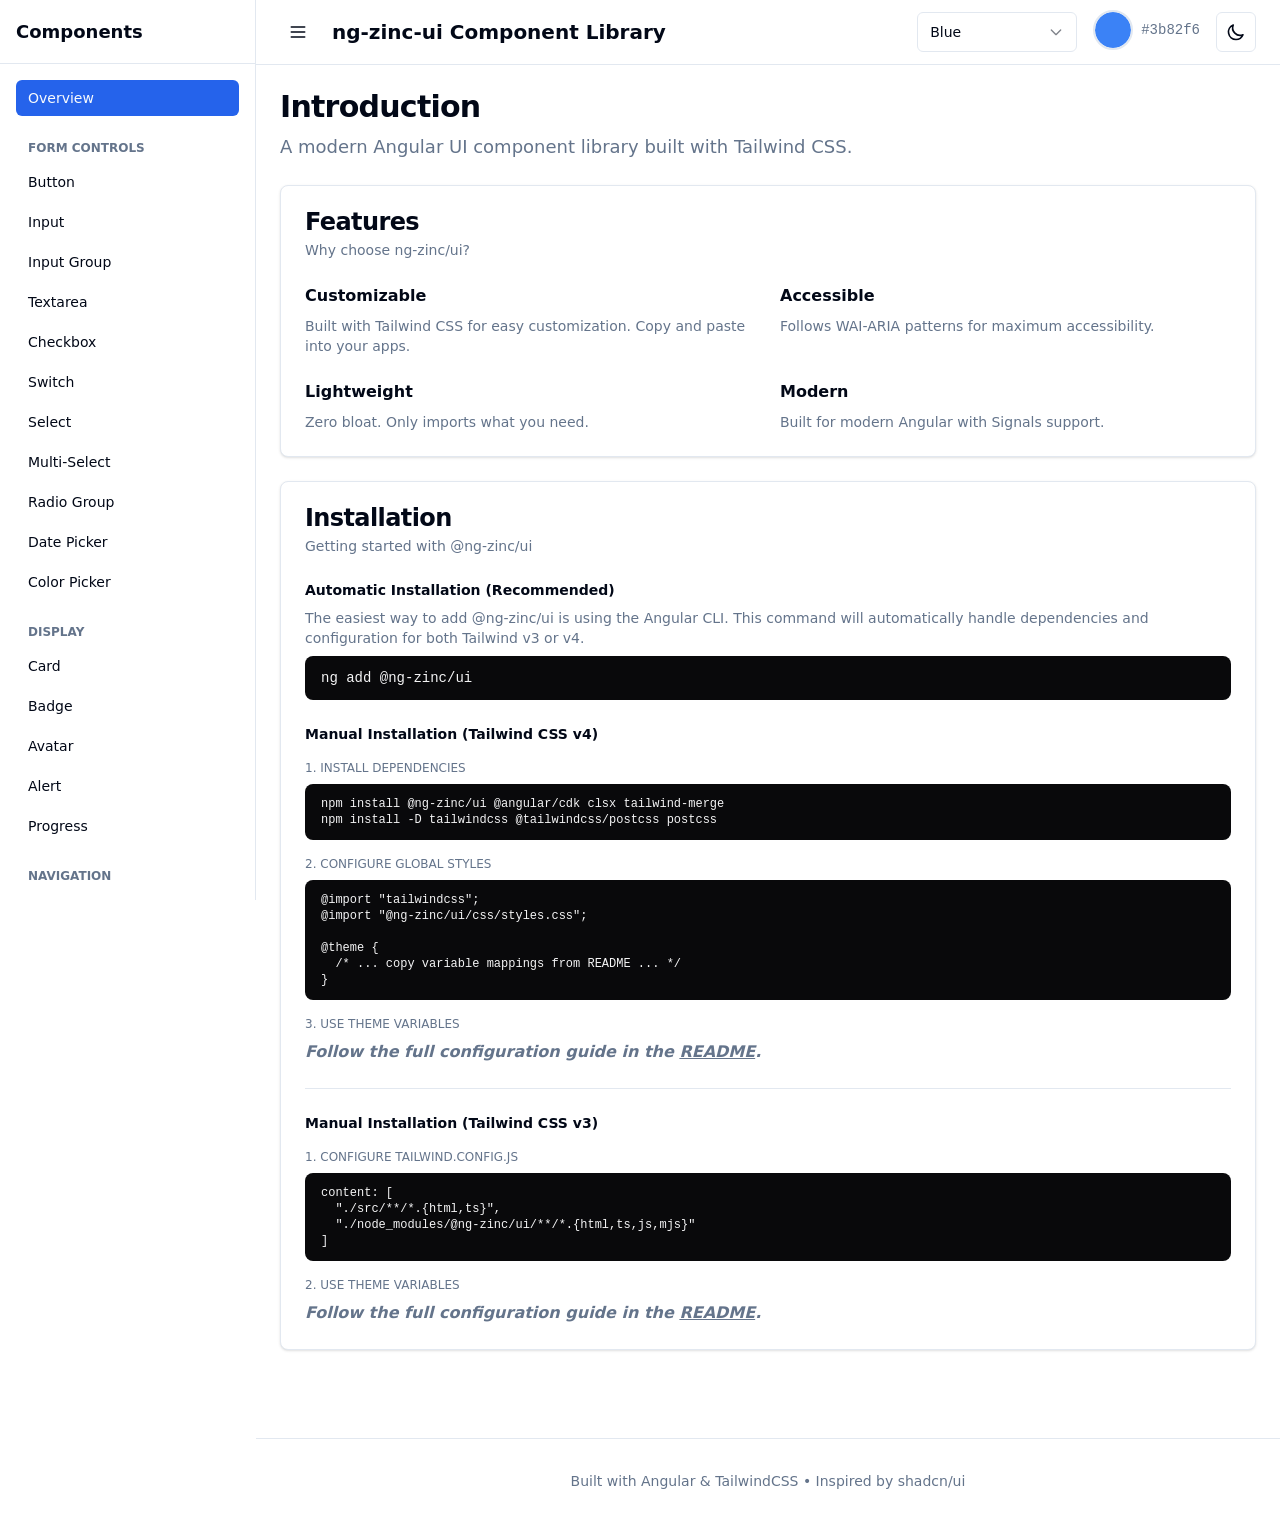
<file: ng-zinc-ui/index.html>
<!doctype html>
<html lang="en" data-beasties-container>

<head>
  <meta charset="utf-8">
  <title>Zinc UI - Angular Tailwind UI Library</title>
  <base href="/ng-zinc-ui/">
  <meta name="viewport" content="width=device-width, initial-scale=1">
  <link rel="icon" type="image/x-icon" href="favicon.ico">
<style>@layer properties;@layer theme,base,components,utilities;@layer theme{:root{--font-sans:ui-sans-serif, system-ui, sans-serif, "Apple Color Emoji", "Segoe UI Emoji", "Segoe UI Symbol", "Noto Color Emoji";--font-mono:ui-monospace, SFMono-Regular, Menlo, Monaco, Consolas, "Liberation Mono", "Courier New", monospace;--color-red-50:oklch(97.1% .013 17.38);--color-red-100:oklch(93.6% .032 17.717);--color-red-200:oklch(88.5% .062 18.334);--color-red-500:oklch(63.7% .237 25.331);--color-red-800:oklch(44.4% .177 26.899);--color-red-900:oklch(39.6% .141 25.723);--color-red-950:oklch(25.8% .092 26.042);--color-yellow-50:oklch(98.7% .026 102.212);--color-yellow-100:oklch(97.3% .071 103.193);--color-yellow-200:oklch(94.5% .129 101.54);--color-yellow-500:oklch(79.5% .184 86.047);--color-yellow-600:oklch(68.1% .162 75.834);--color-yellow-800:oklch(47.6% .114 61.907);--color-yellow-900:oklch(42.1% .095 57.708);--color-yellow-950:oklch(28.6% .066 53.813);--color-green-50:oklch(98.2% .018 155.826);--color-green-100:oklch(96.2% .044 156.743);--color-green-200:oklch(92.5% .084 155.995);--color-green-500:oklch(72.3% .219 149.579);--color-green-600:oklch(62.7% .194 149.214);--color-green-800:oklch(44.8% .119 151.328);--color-green-900:oklch(39.3% .095 152.535);--color-green-950:oklch(26.6% .065 152.934);--color-blue-50:oklch(97% .014 254.604);--color-blue-100:oklch(93.2% .032 255.585);--color-blue-200:oklch(88.2% .059 254.128);--color-blue-800:oklch(42.4% .199 265.638);--color-blue-900:oklch(37.9% .146 265.522);--color-blue-950:oklch(28.2% .091 267.935);--color-gray-400:oklch(70.7% .022 261.325);--color-zinc-100:oklch(96.7% .001 286.375);--color-zinc-900:oklch(21% .006 285.885);--color-zinc-950:oklch(14.1% .005 285.823);--color-black:#000;--color-white:#fff;--spacing:.25rem;--container-sm:24rem;--container-md:28rem;--container-lg:32rem;--container-xl:36rem;--container-2xl:42rem;--container-3xl:48rem;--container-6xl:72rem;--text-xs:.75rem;--text-xs--line-height:calc(1 / .75);--text-sm:.875rem;--text-sm--line-height:calc(1.25 / .875);--text-base:1rem;--text-base--line-height:1.5 ;--text-lg:1.125rem;--text-lg--line-height:calc(1.75 / 1.125);--text-xl:1.25rem;--text-xl--line-height:calc(1.75 / 1.25);--text-2xl:1.5rem;--text-2xl--line-height:calc(2 / 1.5);--text-3xl:1.875rem;--text-3xl--line-height:1.2 ;--font-weight-medium:500;--font-weight-semibold:600;--font-weight-bold:700;--tracking-tight:-.025em;--radius-sm:calc(var(--radius) - 4px);--radius-md:calc(var(--radius) - 2px);--radius-lg:var(--radius);--ease-in-out:cubic-bezier(.4, 0, .2, 1);--animate-spin:spin 1s linear infinite;--blur-sm:8px;--default-transition-duration:.15s;--default-transition-timing-function:cubic-bezier(.4, 0, .2, 1);--default-font-family:var(--font-sans);--default-mono-font-family:var(--font-mono);--color-border:hsl(var(--border));--color-input:hsl(var(--input));--color-ring:hsl(var(--ring));--color-background:hsl(var(--background));--color-foreground:hsl(var(--foreground));--color-primary:hsl(var(--primary));--color-primary-foreground:hsl(var(--primary-foreground));--color-secondary:hsl(var(--secondary));--color-secondary-foreground:hsl(var(--secondary-foreground));--color-destructive:hsl(var(--destructive));--color-destructive-foreground:hsl(var(--destructive-foreground));--color-muted:hsl(var(--muted));--color-muted-foreground:hsl(var(--muted-foreground));--color-accent:hsl(var(--accent));--color-accent-foreground:hsl(var(--accent-foreground));--color-popover:hsl(var(--popover));--color-popover-foreground:hsl(var(--popover-foreground));--color-card:hsl(var(--card));--color-card-foreground:hsl(var(--card-foreground))}}@layer base{*,:after,:before{box-sizing:border-box;margin:0;padding:0;border:0 solid}html{line-height:1.5;-webkit-text-size-adjust:100%;tab-size:4;font-family:var(--default-font-family, ui-sans-serif, system-ui, sans-serif, "Apple Color Emoji", "Segoe UI Emoji", "Segoe UI Symbol", "Noto Color Emoji");font-feature-settings:var(--default-font-feature-settings, normal);font-variation-settings:var(--default-font-variation-settings, normal);-webkit-tap-highlight-color:transparent}}@layer utilities{}@layer base{:root{--background:0 0% 100%;--foreground:222.2 84% 4.9%;--card:0 0% 100%;--card-foreground:222.2 84% 4.9%;--popover:0 0% 100%;--popover-foreground:222.2 84% 4.9%;--primary:221.2 83.2% 53.3%;--primary-foreground:210 40% 98%;--secondary:210 40% 96.1%;--secondary-foreground:222.2 47.4% 11.2%;--muted:210 40% 96.1%;--muted-foreground:215.4 16.3% 46.9%;--accent:210 40% 96.1%;--accent-foreground:222.2 47.4% 11.2%;--destructive:0 84.2% 60.2%;--destructive-foreground:210 40% 98%;--border:214.3 31.8% 91.4%;--input:214.3 31.8% 91.4%;--ring:221.2 83.2% 53.3%;--radius:.5rem}}@layer base{*{border-color:var(--color-border)}body{background-color:var(--color-background);color:var(--color-foreground)}}@property --tw-translate-x{syntax:"*";inherits:false;initial-value:0;}@property --tw-translate-y{syntax:"*";inherits:false;initial-value:0;}@property --tw-translate-z{syntax:"*";inherits:false;initial-value:0;}@property --tw-rotate-x{syntax:"*";inherits:false;}@property --tw-rotate-y{syntax:"*";inherits:false;}@property --tw-rotate-z{syntax:"*";inherits:false;}@property --tw-skew-x{syntax:"*";inherits:false;}@property --tw-skew-y{syntax:"*";inherits:false;}@property --tw-space-y-reverse{syntax:"*";inherits:false;initial-value:0;}@property --tw-border-style{syntax:"*";inherits:false;initial-value:solid;}@property --tw-leading{syntax:"*";inherits:false;}@property --tw-font-weight{syntax:"*";inherits:false;}@property --tw-tracking{syntax:"*";inherits:false;}@property --tw-shadow{syntax:"*";inherits:false;initial-value:0 0 #0000;}@property --tw-shadow-color{syntax:"*";inherits:false;}@property --tw-shadow-alpha{syntax:"<percentage>";inherits:false;initial-value:100%;}@property --tw-inset-shadow{syntax:"*";inherits:false;initial-value:0 0 #0000;}@property --tw-inset-shadow-color{syntax:"*";inherits:false;}@property --tw-inset-shadow-alpha{syntax:"<percentage>";inherits:false;initial-value:100%;}@property --tw-ring-color{syntax:"*";inherits:false;}@property --tw-ring-shadow{syntax:"*";inherits:false;initial-value:0 0 #0000;}@property --tw-inset-ring-color{syntax:"*";inherits:false;}@property --tw-inset-ring-shadow{syntax:"*";inherits:false;initial-value:0 0 #0000;}@property --tw-ring-inset{syntax:"*";inherits:false;}@property --tw-ring-offset-width{syntax:"<length>";inherits:false;initial-value:0px;}@property --tw-ring-offset-color{syntax:"*";inherits:false;initial-value:#fff;}@property --tw-ring-offset-shadow{syntax:"*";inherits:false;initial-value:0 0 #0000;}@property --tw-outline-style{syntax:"*";inherits:false;initial-value:solid;}@property --tw-backdrop-blur{syntax:"*";inherits:false;}@property --tw-backdrop-brightness{syntax:"*";inherits:false;}@property --tw-backdrop-contrast{syntax:"*";inherits:false;}@property --tw-backdrop-grayscale{syntax:"*";inherits:false;}@property --tw-backdrop-hue-rotate{syntax:"*";inherits:false;}@property --tw-backdrop-invert{syntax:"*";inherits:false;}@property --tw-backdrop-opacity{syntax:"*";inherits:false;}@property --tw-backdrop-saturate{syntax:"*";inherits:false;}@property --tw-backdrop-sepia{syntax:"*";inherits:false;}@property --tw-duration{syntax:"*";inherits:false;}@property --tw-ease{syntax:"*";inherits:false;}@property --tw-scale-x{syntax:"*";inherits:false;initial-value:1;}@property --tw-scale-y{syntax:"*";inherits:false;initial-value:1;}@property --tw-scale-z{syntax:"*";inherits:false;initial-value:1;}@layer properties{@supports ((-webkit-hyphens: none) and (not (margin-trim: inline))) or ((-moz-orient: inline) and (not (color:rgb(from red r g b)))){*,:before,:after{--tw-translate-x:0;--tw-translate-y:0;--tw-translate-z:0;--tw-rotate-x:initial;--tw-rotate-y:initial;--tw-rotate-z:initial;--tw-skew-x:initial;--tw-skew-y:initial;--tw-space-y-reverse:0;--tw-border-style:solid;--tw-leading:initial;--tw-font-weight:initial;--tw-tracking:initial;--tw-shadow:0 0 #0000;--tw-shadow-color:initial;--tw-shadow-alpha:100%;--tw-inset-shadow:0 0 #0000;--tw-inset-shadow-color:initial;--tw-inset-shadow-alpha:100%;--tw-ring-color:initial;--tw-ring-shadow:0 0 #0000;--tw-inset-ring-color:initial;--tw-inset-ring-shadow:0 0 #0000;--tw-ring-inset:initial;--tw-ring-offset-width:0px;--tw-ring-offset-color:#fff;--tw-ring-offset-shadow:0 0 #0000;--tw-outline-style:solid;--tw-backdrop-blur:initial;--tw-backdrop-brightness:initial;--tw-backdrop-contrast:initial;--tw-backdrop-grayscale:initial;--tw-backdrop-hue-rotate:initial;--tw-backdrop-invert:initial;--tw-backdrop-opacity:initial;--tw-backdrop-saturate:initial;--tw-backdrop-sepia:initial;--tw-duration:initial;--tw-ease:initial;--tw-scale-x:1;--tw-scale-y:1;--tw-scale-z:1}}}</style><link rel="stylesheet" href="styles-G37EE2VG.css" media="print" onload="this.media='all'"><noscript><link rel="stylesheet" href="styles-G37EE2VG.css"></noscript></head>

<body>
  <app-root></app-root>
<script src="main-YPLPEOGJ.js" type="module"></script></body>

</html>
</file>
<file: ng-zinc-ui/styles-G37EE2VG.css>
@layer properties;@layer theme,base,components,utilities;@layer theme{:root,:host{--font-sans: ui-sans-serif, system-ui, sans-serif, "Apple Color Emoji", "Segoe UI Emoji", "Segoe UI Symbol", "Noto Color Emoji";--font-mono: ui-monospace, SFMono-Regular, Menlo, Monaco, Consolas, "Liberation Mono", "Courier New", monospace;--color-red-50: oklch(97.1% .013 17.38);--color-red-100: oklch(93.6% .032 17.717);--color-red-200: oklch(88.5% .062 18.334);--color-red-500: oklch(63.7% .237 25.331);--color-red-800: oklch(44.4% .177 26.899);--color-red-900: oklch(39.6% .141 25.723);--color-red-950: oklch(25.8% .092 26.042);--color-yellow-50: oklch(98.7% .026 102.212);--color-yellow-100: oklch(97.3% .071 103.193);--color-yellow-200: oklch(94.5% .129 101.54);--color-yellow-500: oklch(79.5% .184 86.047);--color-yellow-600: oklch(68.1% .162 75.834);--color-yellow-800: oklch(47.6% .114 61.907);--color-yellow-900: oklch(42.1% .095 57.708);--color-yellow-950: oklch(28.6% .066 53.813);--color-green-50: oklch(98.2% .018 155.826);--color-green-100: oklch(96.2% .044 156.743);--color-green-200: oklch(92.5% .084 155.995);--color-green-500: oklch(72.3% .219 149.579);--color-green-600: oklch(62.7% .194 149.214);--color-green-800: oklch(44.8% .119 151.328);--color-green-900: oklch(39.3% .095 152.535);--color-green-950: oklch(26.6% .065 152.934);--color-blue-50: oklch(97% .014 254.604);--color-blue-100: oklch(93.2% .032 255.585);--color-blue-200: oklch(88.2% .059 254.128);--color-blue-800: oklch(42.4% .199 265.638);--color-blue-900: oklch(37.9% .146 265.522);--color-blue-950: oklch(28.2% .091 267.935);--color-gray-400: oklch(70.7% .022 261.325);--color-zinc-100: oklch(96.7% .001 286.375);--color-zinc-900: oklch(21% .006 285.885);--color-zinc-950: oklch(14.1% .005 285.823);--color-black: #000;--color-white: #fff;--spacing: .25rem;--container-sm: 24rem;--container-md: 28rem;--container-lg: 32rem;--container-xl: 36rem;--container-2xl: 42rem;--container-3xl: 48rem;--container-6xl: 72rem;--text-xs: .75rem;--text-xs--line-height: calc(1 / .75);--text-sm: .875rem;--text-sm--line-height: calc(1.25 / .875);--text-base: 1rem;--text-base--line-height: 1.5 ;--text-lg: 1.125rem;--text-lg--line-height: calc(1.75 / 1.125);--text-xl: 1.25rem;--text-xl--line-height: calc(1.75 / 1.25);--text-2xl: 1.5rem;--text-2xl--line-height: calc(2 / 1.5);--text-3xl: 1.875rem;--text-3xl--line-height: 1.2 ;--font-weight-medium: 500;--font-weight-semibold: 600;--font-weight-bold: 700;--tracking-tight: -.025em;--radius-sm: calc(var(--radius) - 4px);--radius-md: calc(var(--radius) - 2px);--radius-lg: var(--radius);--ease-in-out: cubic-bezier(.4, 0, .2, 1);--animate-spin: spin 1s linear infinite;--blur-sm: 8px;--default-transition-duration: .15s;--default-transition-timing-function: cubic-bezier(.4, 0, .2, 1);--default-font-family: var(--font-sans);--default-mono-font-family: var(--font-mono);--color-border: hsl(var(--border));--color-input: hsl(var(--input));--color-ring: hsl(var(--ring));--color-background: hsl(var(--background));--color-foreground: hsl(var(--foreground));--color-primary: hsl(var(--primary));--color-primary-foreground: hsl(var(--primary-foreground));--color-secondary: hsl(var(--secondary));--color-secondary-foreground: hsl(var(--secondary-foreground));--color-destructive: hsl(var(--destructive));--color-destructive-foreground: hsl(var(--destructive-foreground));--color-muted: hsl(var(--muted));--color-muted-foreground: hsl(var(--muted-foreground));--color-accent: hsl(var(--accent));--color-accent-foreground: hsl(var(--accent-foreground));--color-popover: hsl(var(--popover));--color-popover-foreground: hsl(var(--popover-foreground));--color-card: hsl(var(--card));--color-card-foreground: hsl(var(--card-foreground))}}@layer base{*,:after,:before,::backdrop,::file-selector-button{box-sizing:border-box;margin:0;padding:0;border:0 solid}html,:host{line-height:1.5;-webkit-text-size-adjust:100%;tab-size:4;font-family:var(--default-font-family, ui-sans-serif, system-ui, sans-serif, "Apple Color Emoji", "Segoe UI Emoji", "Segoe UI Symbol", "Noto Color Emoji");font-feature-settings:var(--default-font-feature-settings, normal);font-variation-settings:var(--default-font-variation-settings, normal);-webkit-tap-highlight-color:transparent}hr{height:0;color:inherit;border-top-width:1px}abbr:where([title]){-webkit-text-decoration:underline dotted;text-decoration:underline dotted}h1,h2,h3,h4,h5,h6{font-size:inherit;font-weight:inherit}a{color:inherit;-webkit-text-decoration:inherit;text-decoration:inherit}b,strong{font-weight:bolder}code,kbd,samp,pre{font-family:var(--default-mono-font-family, ui-monospace, SFMono-Regular, Menlo, Monaco, Consolas, "Liberation Mono", "Courier New", monospace);font-feature-settings:var(--default-mono-font-feature-settings, normal);font-variation-settings:var(--default-mono-font-variation-settings, normal);font-size:1em}small{font-size:80%}sub,sup{font-size:75%;line-height:0;position:relative;vertical-align:baseline}sub{bottom:-.25em}sup{top:-.5em}table{text-indent:0;border-color:inherit;border-collapse:collapse}:-moz-focusring{outline:auto}progress{vertical-align:baseline}summary{display:list-item}ol,ul,menu{list-style:none}img,svg,video,canvas,audio,iframe,embed,object{display:block;vertical-align:middle}img,video{max-width:100%;height:auto}button,input,select,optgroup,textarea,::file-selector-button{font:inherit;font-feature-settings:inherit;font-variation-settings:inherit;letter-spacing:inherit;color:inherit;border-radius:0;background-color:transparent;opacity:1}:where(select:is([multiple],[size])) optgroup{font-weight:bolder}:where(select:is([multiple],[size])) optgroup option{padding-inline-start:20px}::file-selector-button{margin-inline-end:4px}::placeholder{opacity:1}@supports (not (-webkit-appearance: -apple-pay-button)) or (contain-intrinsic-size: 1px){::placeholder{color:currentcolor}@supports (color: color-mix(in lab,red,red)){{color:color-mix(in oklab,currentcolor 50%,transparent)}}}textarea{resize:vertical}::-webkit-search-decoration{-webkit-appearance:none}::-webkit-date-and-time-value{min-height:1lh;text-align:inherit}::-webkit-datetime-edit{display:inline-flex}::-webkit-datetime-edit-fields-wrapper{padding:0}::-webkit-datetime-edit,::-webkit-datetime-edit-year-field,::-webkit-datetime-edit-month-field,::-webkit-datetime-edit-day-field,::-webkit-datetime-edit-hour-field,::-webkit-datetime-edit-minute-field,::-webkit-datetime-edit-second-field,::-webkit-datetime-edit-millisecond-field,::-webkit-datetime-edit-meridiem-field{padding-block:0}::-webkit-calendar-picker-indicator{line-height:1}:-moz-ui-invalid{box-shadow:none}button,input:where([type=button],[type=reset],[type=submit]),::file-selector-button{appearance:button}::-webkit-inner-spin-button,::-webkit-outer-spin-button{height:auto}[hidden]:where(:not([hidden=until-found])){display:none!important}}@layer utilities{.pointer-events-none{pointer-events:none}.absolute{position:absolute}.fixed{position:fixed}.relative{position:relative}.static{position:static}.sticky{position:sticky}.inset-0{inset:calc(var(--spacing) * 0)}.top-0{top:calc(var(--spacing) * 0)}.top-1\/2{top:50%}.top-4{top:calc(var(--spacing) * 4)}.top-\[-4px\]{top:-4px}.top-full{top:100%}.right-0{right:calc(var(--spacing) * 0)}.right-3{right:calc(var(--spacing) * 3)}.right-4{right:calc(var(--spacing) * 4)}.right-\[-4px\]{right:-4px}.right-full{right:100%}.bottom-0{bottom:calc(var(--spacing) * 0)}.bottom-\[-4px\]{bottom:-4px}.bottom-full{bottom:100%}.left-0{left:calc(var(--spacing) * 0)}.left-1\/2{left:50%}.left-3{left:calc(var(--spacing) * 3)}.left-\[-4px\]{left:-4px}.left-full{left:100%}.z-10{z-index:10}.z-30{z-index:30}.z-40{z-index:40}.z-50{z-index:50}.container{width:100%}@media (width >= 40rem){.container{max-width:40rem}}@media (width >= 48rem){.container{max-width:48rem}}@media (width >= 64rem){.container{max-width:64rem}}@media (width >= 80rem){.container{max-width:80rem}}@media (width >= 96rem){.container{max-width:96rem}}.-mx-1\.5{margin-inline:calc(var(--spacing) * -1.5)}.mx-auto{margin-inline:auto}.-my-1\.5{margin-block:calc(var(--spacing) * -1.5)}.my-1{margin-block:calc(var(--spacing) * 1)}.mt-1{margin-top:calc(var(--spacing) * 1)}.mt-2{margin-top:calc(var(--spacing) * 2)}.mt-4{margin-top:calc(var(--spacing) * 4)}.mt-16{margin-top:calc(var(--spacing) * 16)}.mr-2{margin-right:calc(var(--spacing) * 2)}.mb-1{margin-bottom:calc(var(--spacing) * 1)}.mb-2{margin-bottom:calc(var(--spacing) * 2)}.mb-4{margin-bottom:calc(var(--spacing) * 4)}.-ml-px{margin-left:-1px}.ml-0{margin-left:calc(var(--spacing) * 0)}.ml-1{margin-left:calc(var(--spacing) * 1)}.ml-2{margin-left:calc(var(--spacing) * 2)}.ml-64{margin-left:calc(var(--spacing) * 64)}.ml-auto{margin-left:auto}.block{display:block}.flex{display:flex}.grid{display:grid}.inline{display:inline}.inline-block{display:inline-block}.inline-flex{display:inline-flex}.table{display:table}.h-1{height:calc(var(--spacing) * 1)}.h-2{height:calc(var(--spacing) * 2)}.h-2\.5{height:calc(var(--spacing) * 2.5)}.h-3{height:calc(var(--spacing) * 3)}.h-4{height:calc(var(--spacing) * 4)}.h-5{height:calc(var(--spacing) * 5)}.h-6{height:calc(var(--spacing) * 6)}.h-7{height:calc(var(--spacing) * 7)}.h-8{height:calc(var(--spacing) * 8)}.h-9{height:calc(var(--spacing) * 9)}.h-10{height:calc(var(--spacing) * 10)}.h-11{height:calc(var(--spacing) * 11)}.h-12{height:calc(var(--spacing) * 12)}.h-16{height:calc(var(--spacing) * 16)}.h-auto{height:auto}.h-full{height:100%}.h-px{height:1px}.h-screen{height:100vh}.max-h-96{max-height:calc(var(--spacing) * 96)}.max-h-\[300px\]{max-height:300px}.max-h-full{max-height:100%}.min-h-10{min-height:calc(var(--spacing) * 10)}.min-h-\[80px\]{min-height:80px}.min-h-screen{min-height:100vh}.w-0{width:calc(var(--spacing) * 0)}.w-2{width:calc(var(--spacing) * 2)}.w-2\.5{width:calc(var(--spacing) * 2.5)}.w-3{width:calc(var(--spacing) * 3)}.w-4{width:calc(var(--spacing) * 4)}.w-5{width:calc(var(--spacing) * 5)}.w-6{width:calc(var(--spacing) * 6)}.w-8{width:calc(var(--spacing) * 8)}.w-9{width:calc(var(--spacing) * 9)}.w-10{width:calc(var(--spacing) * 10)}.w-11{width:calc(var(--spacing) * 11)}.w-12{width:calc(var(--spacing) * 12)}.w-14{width:calc(var(--spacing) * 14)}.w-16{width:calc(var(--spacing) * 16)}.w-40{width:calc(var(--spacing) * 40)}.w-64{width:calc(var(--spacing) * 64)}.w-\[280px\]{width:280px}.w-full{width:100%}.max-w-2xl{max-width:var(--container-2xl)}.max-w-3xl{max-width:var(--container-3xl)}.max-w-6xl{max-width:var(--container-6xl)}.max-w-full{max-width:100%}.max-w-lg{max-width:var(--container-lg)}.max-w-md{max-width:var(--container-md)}.max-w-sm{max-width:var(--container-sm)}.max-w-xl{max-width:var(--container-xl)}.min-w-0{min-width:calc(var(--spacing) * 0)}.min-w-\[8rem\]{min-width:8rem}.flex-1{flex:1}.flex-shrink-0,.shrink-0{flex-shrink:0}.-translate-x-1\/2{--tw-translate-x: -50% ;translate:var(--tw-translate-x) var(--tw-translate-y)}.translate-x-0{--tw-translate-x: calc(var(--spacing) * 0);translate:var(--tw-translate-x) var(--tw-translate-y)}.translate-x-4{--tw-translate-x: calc(var(--spacing) * 4);translate:var(--tw-translate-x) var(--tw-translate-y)}.translate-x-5{--tw-translate-x: calc(var(--spacing) * 5);translate:var(--tw-translate-x) var(--tw-translate-y)}.translate-x-7{--tw-translate-x: calc(var(--spacing) * 7);translate:var(--tw-translate-x) var(--tw-translate-y)}.-translate-y-1\/2{--tw-translate-y: -50% ;translate:var(--tw-translate-x) var(--tw-translate-y)}.rotate-45{rotate:45deg}.transform{transform:var(--tw-rotate-x,) var(--tw-rotate-y,) var(--tw-rotate-z,) var(--tw-skew-x,) var(--tw-skew-y,)}.animate-spin{animation:var(--animate-spin)}.cursor-not-allowed{cursor:not-allowed}.cursor-pointer{cursor:pointer}.resize{resize:both}.resize-none{resize:none}.resize-x{resize:horizontal}.resize-y{resize:vertical}.grid-cols-7{grid-template-columns:repeat(7,minmax(0,1fr))}.flex-col{flex-direction:column}.flex-wrap{flex-wrap:wrap}.items-center{align-items:center}.items-end{align-items:flex-end}.items-start{align-items:flex-start}.justify-between{justify-content:space-between}.justify-center{justify-content:center}.justify-end{justify-content:flex-end}.gap-1{gap:calc(var(--spacing) * 1)}.gap-1\.5{gap:calc(var(--spacing) * 1.5)}.gap-2{gap:calc(var(--spacing) * 2)}.gap-3{gap:calc(var(--spacing) * 3)}.gap-4{gap:calc(var(--spacing) * 4)}.gap-6{gap:calc(var(--spacing) * 6)}:where(.space-y-1>:not(:last-child)){--tw-space-y-reverse: 0;margin-block-start:calc(calc(var(--spacing) * 1) * var(--tw-space-y-reverse));margin-block-end:calc(calc(var(--spacing) * 1) * calc(1 - var(--tw-space-y-reverse)))}:where(.space-y-1\.5>:not(:last-child)){--tw-space-y-reverse: 0;margin-block-start:calc(calc(var(--spacing) * 1.5) * var(--tw-space-y-reverse));margin-block-end:calc(calc(var(--spacing) * 1.5) * calc(1 - var(--tw-space-y-reverse)))}:where(.space-y-2>:not(:last-child)){--tw-space-y-reverse: 0;margin-block-start:calc(calc(var(--spacing) * 2) * var(--tw-space-y-reverse));margin-block-end:calc(calc(var(--spacing) * 2) * calc(1 - var(--tw-space-y-reverse)))}:where(.space-y-3>:not(:last-child)){--tw-space-y-reverse: 0;margin-block-start:calc(calc(var(--spacing) * 3) * var(--tw-space-y-reverse));margin-block-end:calc(calc(var(--spacing) * 3) * calc(1 - var(--tw-space-y-reverse)))}:where(.space-y-4>:not(:last-child)){--tw-space-y-reverse: 0;margin-block-start:calc(calc(var(--spacing) * 4) * var(--tw-space-y-reverse));margin-block-end:calc(calc(var(--spacing) * 4) * calc(1 - var(--tw-space-y-reverse)))}:where(.space-y-6>:not(:last-child)){--tw-space-y-reverse: 0;margin-block-start:calc(calc(var(--spacing) * 6) * var(--tw-space-y-reverse));margin-block-end:calc(calc(var(--spacing) * 6) * calc(1 - var(--tw-space-y-reverse)))}:where(.space-y-8>:not(:last-child)){--tw-space-y-reverse: 0;margin-block-start:calc(calc(var(--spacing) * 8) * var(--tw-space-y-reverse));margin-block-end:calc(calc(var(--spacing) * 8) * calc(1 - var(--tw-space-y-reverse)))}.truncate{overflow:hidden;text-overflow:ellipsis;white-space:nowrap}.overflow-auto{overflow:auto}.overflow-hidden{overflow:hidden}.overflow-x-auto{overflow-x:auto}.overflow-y-auto{overflow-y:auto}.rounded{border-radius:.25rem}.rounded-full{border-radius:calc(infinity * 1px)}.rounded-lg{border-radius:var(--radius-lg)}.rounded-md{border-radius:var(--radius-md)}.rounded-none{border-radius:0}.rounded-sm{border-radius:var(--radius-sm)}.rounded-l-md{border-top-left-radius:var(--radius-md);border-bottom-left-radius:var(--radius-md)}.rounded-r-md{border-top-right-radius:var(--radius-md);border-bottom-right-radius:var(--radius-md)}.border{border-style:var(--tw-border-style);border-width:1px}.border-2{border-style:var(--tw-border-style);border-width:2px}.border-t{border-top-style:var(--tw-border-style);border-top-width:1px}.border-r{border-right-style:var(--tw-border-style);border-right-width:1px}.border-b{border-bottom-style:var(--tw-border-style);border-bottom-width:1px}.border-b-2{border-bottom-style:var(--tw-border-style);border-bottom-width:2px}.border-blue-200{border-color:var(--color-blue-200)}.border-border{border-color:var(--color-border)}.border-current{border-color:currentcolor}.border-destructive{border-color:var(--color-destructive)}.border-green-200{border-color:var(--color-green-200)}.border-input{border-color:var(--color-input)}.border-primary{border-color:var(--color-primary)}.border-red-200{border-color:var(--color-red-200)}.border-transparent{border-color:transparent}.border-yellow-200{border-color:var(--color-yellow-200)}.border-t-transparent{border-top-color:transparent}.bg-accent{background-color:var(--color-accent)}.bg-background{background-color:var(--color-background)}.bg-background\/95{background-color:color-mix(in srgb,hsl(var(--background)) 95%,transparent)}@supports (color: color-mix(in lab,red,red)){.bg-background\/95{background-color:color-mix(in oklab,var(--color-background) 95%,transparent)}}.bg-black\/50{background-color:color-mix(in srgb,#000 50%,transparent)}@supports (color: color-mix(in lab,red,red)){.bg-black\/50{background-color:color-mix(in oklab,var(--color-black) 50%,transparent)}}.bg-blue-50{background-color:var(--color-blue-50)}.bg-border{background-color:var(--color-border)}.bg-card{background-color:var(--color-card)}.bg-destructive{background-color:var(--color-destructive)}.bg-gray-400{background-color:var(--color-gray-400)}.bg-green-50{background-color:var(--color-green-50)}.bg-green-500{background-color:var(--color-green-500)}.bg-input{background-color:var(--color-input)}.bg-muted{background-color:var(--color-muted)}.bg-muted\/50{background-color:color-mix(in srgb,hsl(var(--muted)) 50%,transparent)}@supports (color: color-mix(in lab,red,red)){.bg-muted\/50{background-color:color-mix(in oklab,var(--color-muted) 50%,transparent)}}.bg-popover{background-color:var(--color-popover)}.bg-primary{background-color:var(--color-primary)}.bg-primary\/20{background-color:color-mix(in srgb,hsl(var(--primary)) 20%,transparent)}@supports (color: color-mix(in lab,red,red)){.bg-primary\/20{background-color:color-mix(in oklab,var(--color-primary) 20%,transparent)}}.bg-red-50{background-color:var(--color-red-50)}.bg-red-500{background-color:var(--color-red-500)}.bg-secondary{background-color:var(--color-secondary)}.bg-yellow-50{background-color:var(--color-yellow-50)}.bg-yellow-500{background-color:var(--color-yellow-500)}.bg-zinc-950{background-color:var(--color-zinc-950)}.object-cover{object-fit:cover}.p-1{padding:calc(var(--spacing) * 1)}.p-1\.5{padding:calc(var(--spacing) * 1.5)}.p-2{padding:calc(var(--spacing) * 2)}.p-3{padding:calc(var(--spacing) * 3)}.p-4{padding:calc(var(--spacing) * 4)}.p-6{padding:calc(var(--spacing) * 6)}.px-2{padding-inline:calc(var(--spacing) * 2)}.px-2\.5{padding-inline:calc(var(--spacing) * 2.5)}.px-3{padding-inline:calc(var(--spacing) * 3)}.px-4{padding-inline:calc(var(--spacing) * 4)}.px-6{padding-inline:calc(var(--spacing) * 6)}.px-8{padding-inline:calc(var(--spacing) * 8)}.py-0\.5{padding-block:calc(var(--spacing) * .5)}.py-1{padding-block:calc(var(--spacing) * 1)}.py-1\.5{padding-block:calc(var(--spacing) * 1.5)}.py-2{padding-block:calc(var(--spacing) * 2)}.py-3{padding-block:calc(var(--spacing) * 3)}.py-4{padding-block:calc(var(--spacing) * 4)}.py-6{padding-block:calc(var(--spacing) * 6)}.py-8{padding-block:calc(var(--spacing) * 8)}.pt-0{padding-top:calc(var(--spacing) * 0)}.pt-6{padding-top:calc(var(--spacing) * 6)}.pr-10{padding-right:calc(var(--spacing) * 10)}.pl-10{padding-left:calc(var(--spacing) * 10)}.text-center{text-align:center}.text-left{text-align:left}.font-mono{font-family:var(--font-mono)}.text-2xl{font-size:var(--text-2xl);line-height:var(--tw-leading, var(--text-2xl--line-height))}.text-3xl{font-size:var(--text-3xl);line-height:var(--tw-leading, var(--text-3xl--line-height))}.text-base{font-size:var(--text-base);line-height:var(--tw-leading, var(--text-base--line-height))}.text-lg{font-size:var(--text-lg);line-height:var(--tw-leading, var(--text-lg--line-height))}.text-sm{font-size:var(--text-sm);line-height:var(--tw-leading, var(--text-sm--line-height))}.text-xl{font-size:var(--text-xl);line-height:var(--tw-leading, var(--text-xl--line-height))}.text-xs{font-size:var(--text-xs);line-height:var(--tw-leading, var(--text-xs--line-height))}.leading-none{--tw-leading: 1;line-height:1}.font-bold{--tw-font-weight: var(--font-weight-bold);font-weight:var(--font-weight-bold)}.font-medium{--tw-font-weight: var(--font-weight-medium);font-weight:var(--font-weight-medium)}.font-semibold{--tw-font-weight: var(--font-weight-semibold);font-weight:var(--font-weight-semibold)}.tracking-tight{--tw-tracking: var(--tracking-tight);letter-spacing:var(--tracking-tight)}.whitespace-nowrap{white-space:nowrap}.text-accent-foreground{color:var(--color-accent-foreground)}.text-blue-900{color:var(--color-blue-900)}.text-card-foreground{color:var(--color-card-foreground)}.text-destructive{color:var(--color-destructive)}.text-destructive-foreground{color:var(--color-destructive-foreground)}.text-foreground{color:var(--color-foreground)}.text-green-500{color:var(--color-green-500)}.text-green-900{color:var(--color-green-900)}.text-muted-foreground{color:var(--color-muted-foreground)}.text-popover-foreground{color:var(--color-popover-foreground)}.text-primary{color:var(--color-primary)}.text-primary-foreground{color:var(--color-primary-foreground)}.text-red-900{color:var(--color-red-900)}.text-secondary-foreground{color:var(--color-secondary-foreground)}.text-white{color:var(--color-white)}.text-yellow-900{color:var(--color-yellow-900)}.text-zinc-100{color:var(--color-zinc-100)}.uppercase{text-transform:uppercase}.italic{font-style:italic}.underline{text-decoration-line:underline}.underline-offset-4{text-underline-offset:4px}.opacity-50{opacity:50%}.opacity-70{opacity:70%}.shadow{--tw-shadow: 0 1px 3px 0 var(--tw-shadow-color, rgb(0 0 0 / .1)), 0 1px 2px -1px var(--tw-shadow-color, rgb(0 0 0 / .1));box-shadow:var(--tw-inset-shadow),var(--tw-inset-ring-shadow),var(--tw-ring-offset-shadow),var(--tw-ring-shadow),var(--tw-shadow)}.shadow-lg{--tw-shadow: 0 10px 15px -3px var(--tw-shadow-color, rgb(0 0 0 / .1)), 0 4px 6px -4px var(--tw-shadow-color, rgb(0 0 0 / .1));box-shadow:var(--tw-inset-shadow),var(--tw-inset-ring-shadow),var(--tw-ring-offset-shadow),var(--tw-ring-shadow),var(--tw-shadow)}.shadow-md{--tw-shadow: 0 4px 6px -1px var(--tw-shadow-color, rgb(0 0 0 / .1)), 0 2px 4px -2px var(--tw-shadow-color, rgb(0 0 0 / .1));box-shadow:var(--tw-inset-shadow),var(--tw-inset-ring-shadow),var(--tw-ring-offset-shadow),var(--tw-ring-shadow),var(--tw-shadow)}.shadow-sm{--tw-shadow: 0 1px 3px 0 var(--tw-shadow-color, rgb(0 0 0 / .1)), 0 1px 2px -1px var(--tw-shadow-color, rgb(0 0 0 / .1));box-shadow:var(--tw-inset-shadow),var(--tw-inset-ring-shadow),var(--tw-ring-offset-shadow),var(--tw-ring-shadow),var(--tw-shadow)}.ring{--tw-ring-shadow: var(--tw-ring-inset,) 0 0 0 calc(1px + var(--tw-ring-offset-width)) var(--tw-ring-color, currentcolor);box-shadow:var(--tw-inset-shadow),var(--tw-inset-ring-shadow),var(--tw-ring-offset-shadow),var(--tw-ring-shadow),var(--tw-shadow)}.ring-0{--tw-ring-shadow: var(--tw-ring-inset,) 0 0 0 calc(0px + var(--tw-ring-offset-width)) var(--tw-ring-color, currentcolor);box-shadow:var(--tw-inset-shadow),var(--tw-inset-ring-shadow),var(--tw-ring-offset-shadow),var(--tw-ring-shadow),var(--tw-shadow)}.ring-1{--tw-ring-shadow: var(--tw-ring-inset,) 0 0 0 calc(1px + var(--tw-ring-offset-width)) var(--tw-ring-color, currentcolor);box-shadow:var(--tw-inset-shadow),var(--tw-inset-ring-shadow),var(--tw-ring-offset-shadow),var(--tw-ring-shadow),var(--tw-shadow)}.ring-2{--tw-ring-shadow: var(--tw-ring-inset,) 0 0 0 calc(2px + var(--tw-ring-offset-width)) var(--tw-ring-color, currentcolor);box-shadow:var(--tw-inset-shadow),var(--tw-inset-ring-shadow),var(--tw-ring-offset-shadow),var(--tw-ring-shadow),var(--tw-shadow)}.ring-background{--tw-ring-color: var(--color-background)}.ring-primary{--tw-ring-color: var(--color-primary)}.ring-offset-background{--tw-ring-offset-color: var(--color-background)}.outline{outline-style:var(--tw-outline-style);outline-width:1px}.backdrop-blur{--tw-backdrop-blur: blur(8px);-webkit-backdrop-filter:var(--tw-backdrop-blur,) var(--tw-backdrop-brightness,) var(--tw-backdrop-contrast,) var(--tw-backdrop-grayscale,) var(--tw-backdrop-hue-rotate,) var(--tw-backdrop-invert,) var(--tw-backdrop-opacity,) var(--tw-backdrop-saturate,) var(--tw-backdrop-sepia,);backdrop-filter:var(--tw-backdrop-blur,) var(--tw-backdrop-brightness,) var(--tw-backdrop-contrast,) var(--tw-backdrop-grayscale,) var(--tw-backdrop-hue-rotate,) var(--tw-backdrop-invert,) var(--tw-backdrop-opacity,) var(--tw-backdrop-saturate,) var(--tw-backdrop-sepia,)}.backdrop-blur-sm{--tw-backdrop-blur: blur(var(--blur-sm));-webkit-backdrop-filter:var(--tw-backdrop-blur,) var(--tw-backdrop-brightness,) var(--tw-backdrop-contrast,) var(--tw-backdrop-grayscale,) var(--tw-backdrop-hue-rotate,) var(--tw-backdrop-invert,) var(--tw-backdrop-opacity,) var(--tw-backdrop-saturate,) var(--tw-backdrop-sepia,);backdrop-filter:var(--tw-backdrop-blur,) var(--tw-backdrop-brightness,) var(--tw-backdrop-contrast,) var(--tw-backdrop-grayscale,) var(--tw-backdrop-hue-rotate,) var(--tw-backdrop-invert,) var(--tw-backdrop-opacity,) var(--tw-backdrop-saturate,) var(--tw-backdrop-sepia,)}.transition-all{transition-property:all;transition-timing-function:var(--tw-ease, var(--default-transition-timing-function));transition-duration:var(--tw-duration, var(--default-transition-duration))}.transition-colors{transition-property:color,background-color,border-color,outline-color,text-decoration-color,fill,stroke,--tw-gradient-from,--tw-gradient-via,--tw-gradient-to;transition-timing-function:var(--tw-ease, var(--default-transition-timing-function));transition-duration:var(--tw-duration, var(--default-transition-duration))}.transition-opacity{transition-property:opacity;transition-timing-function:var(--tw-ease, var(--default-transition-timing-function));transition-duration:var(--tw-duration, var(--default-transition-duration))}.transition-transform{transition-property:transform,translate,scale,rotate;transition-timing-function:var(--tw-ease, var(--default-transition-timing-function));transition-duration:var(--tw-duration, var(--default-transition-duration))}.duration-200{--tw-duration: .2s;transition-duration:.2s}.duration-300{--tw-duration: .3s;transition-duration:.3s}.ease-in-out{--tw-ease: var(--ease-in-out);transition-timing-function:var(--ease-in-out)}.outline-none{--tw-outline-style: none;outline-style:none}.select-none{-webkit-user-select:none;user-select:none}.ring-inset{--tw-ring-inset: inset}.file\:border-0::file-selector-button{border-style:var(--tw-border-style);border-width:0px}.file\:bg-transparent::file-selector-button{background-color:transparent}.file\:text-sm::file-selector-button{font-size:var(--text-sm);line-height:var(--tw-leading, var(--text-sm--line-height))}.file\:font-medium::file-selector-button{--tw-font-weight: var(--font-weight-medium);font-weight:var(--font-weight-medium)}.placeholder\:text-muted-foreground::placeholder{color:var(--color-muted-foreground)}@media (hover: hover){.hover\:scale-110:hover{--tw-scale-x: 110%;--tw-scale-y: 110%;--tw-scale-z: 110%;scale:var(--tw-scale-x) var(--tw-scale-y)}}@media (hover: hover){.hover\:border-primary:hover{border-color:var(--color-primary)}}@media (hover: hover){.hover\:bg-accent:hover{background-color:var(--color-accent)}}@media (hover: hover){.hover\:bg-background\/50:hover{background-color:color-mix(in srgb,hsl(var(--background)) 50%,transparent)}@supports (color: color-mix(in lab,red,red)){.hover\:bg-background\/50:hover{background-color:color-mix(in oklab,var(--color-background) 50%,transparent)}}}@media (hover: hover){.hover\:bg-black\/5:hover{background-color:color-mix(in srgb,#000 5%,transparent)}@supports (color: color-mix(in lab,red,red)){.hover\:bg-black\/5:hover{background-color:color-mix(in oklab,var(--color-black) 5%,transparent)}}}@media (hover: hover){.hover\:bg-destructive\/90:hover{background-color:color-mix(in srgb,hsl(var(--destructive)) 90%,transparent)}@supports (color: color-mix(in lab,red,red)){.hover\:bg-destructive\/90:hover{background-color:color-mix(in oklab,var(--color-destructive) 90%,transparent)}}}@media (hover: hover){.hover\:bg-primary\/90:hover{background-color:color-mix(in srgb,hsl(var(--primary)) 90%,transparent)}@supports (color: color-mix(in lab,red,red)){.hover\:bg-primary\/90:hover{background-color:color-mix(in oklab,var(--color-primary) 90%,transparent)}}}@media (hover: hover){.hover\:bg-secondary-foreground\/20:hover{background-color:color-mix(in srgb,hsl(var(--secondary-foreground)) 20%,transparent)}@supports (color: color-mix(in lab,red,red)){.hover\:bg-secondary-foreground\/20:hover{background-color:color-mix(in oklab,var(--color-secondary-foreground) 20%,transparent)}}}@media (hover: hover){.hover\:text-accent-foreground:hover{color:var(--color-accent-foreground)}}@media (hover: hover){.hover\:text-foreground:hover{color:var(--color-foreground)}}@media (hover: hover){.hover\:underline:hover{text-decoration-line:underline}}@media (hover: hover){.hover\:opacity-100:hover{opacity:100%}}.focus\:z-10:focus{z-index:10}.focus\:border:focus{border-style:var(--tw-border-style);border-width:1px}.focus\:border-2:focus{border-style:var(--tw-border-style);border-width:2px}.focus\:border-4:focus{border-style:var(--tw-border-style);border-width:4px}.focus\:border-8:focus{border-style:var(--tw-border-style);border-width:8px}.focus\:border-destructive:focus{border-color:var(--color-destructive)}.focus\:border-primary:focus{border-color:var(--color-primary)}.focus\:bg-accent:focus{background-color:var(--color-accent)}.focus\:text-accent-foreground:focus{color:var(--color-accent-foreground)}.focus\:ring-0:focus{--tw-ring-shadow: var(--tw-ring-inset,) 0 0 0 calc(0px + var(--tw-ring-offset-width)) var(--tw-ring-color, currentcolor);box-shadow:var(--tw-inset-shadow),var(--tw-inset-ring-shadow),var(--tw-ring-offset-shadow),var(--tw-ring-shadow),var(--tw-shadow)}.focus\:ring-2:focus{--tw-ring-shadow: var(--tw-ring-inset,) 0 0 0 calc(2px + var(--tw-ring-offset-width)) var(--tw-ring-color, currentcolor);box-shadow:var(--tw-inset-shadow),var(--tw-inset-ring-shadow),var(--tw-ring-offset-shadow),var(--tw-ring-shadow),var(--tw-shadow)}.focus\:ring-ring:focus{--tw-ring-color: var(--color-ring)}.focus\:ring-offset-2:focus{--tw-ring-offset-width: 2px;--tw-ring-offset-shadow: var(--tw-ring-inset,) 0 0 0 var(--tw-ring-offset-width) var(--tw-ring-offset-color)}.focus\:outline-none:focus{--tw-outline-style: none;outline-style:none}.focus-visible\:ring-2:focus-visible{--tw-ring-shadow: var(--tw-ring-inset,) 0 0 0 calc(2px + var(--tw-ring-offset-width)) var(--tw-ring-color, currentcolor);box-shadow:var(--tw-inset-shadow),var(--tw-inset-ring-shadow),var(--tw-ring-offset-shadow),var(--tw-ring-shadow),var(--tw-shadow)}.focus-visible\:ring-destructive:focus-visible{--tw-ring-color: var(--color-destructive)}.focus-visible\:ring-ring:focus-visible{--tw-ring-color: var(--color-ring)}.focus-visible\:ring-offset-2:focus-visible{--tw-ring-offset-width: 2px;--tw-ring-offset-shadow: var(--tw-ring-inset,) 0 0 0 var(--tw-ring-offset-width) var(--tw-ring-offset-color)}.focus-visible\:ring-offset-background:focus-visible{--tw-ring-offset-color: var(--color-background)}.focus-visible\:outline-none:focus-visible{--tw-outline-style: none;outline-style:none}.disabled\:pointer-events-none:disabled{pointer-events:none}.disabled\:cursor-not-allowed:disabled{cursor:not-allowed}.disabled\:opacity-30:disabled{opacity:30%}.disabled\:opacity-50:disabled{opacity:50%}@media (hover: hover){.disabled\:hover\:scale-100:disabled:hover{--tw-scale-x: 100%;--tw-scale-y: 100%;--tw-scale-z: 100%;scale:var(--tw-scale-x) var(--tw-scale-y)}}@media (hover: hover){.disabled\:hover\:bg-transparent:disabled:hover{background-color:transparent}}.data-\[state\=checked\]\:bg-primary[data-state=checked]{background-color:var(--color-primary)}.data-\[state\=checked\]\:text-primary-foreground[data-state=checked]{color:var(--color-primary-foreground)}@supports (backdrop-filter: var(--tw)){.supports-\[backdrop-filter\]\:bg-background\/60{background-color:color-mix(in srgb,hsl(var(--background)) 60%,transparent)}@supports (color: color-mix(in lab,red,red)){.supports-\[backdrop-filter\]\:bg-background\/60{background-color:color-mix(in oklab,var(--color-background) 60%,transparent)}}}@media (width >= 48rem){.md\:grid-cols-2{grid-template-columns:repeat(2,minmax(0,1fr))}}@media (width >= 48rem){.md\:grid-cols-3{grid-template-columns:repeat(3,minmax(0,1fr))}}@media (prefers-color-scheme: dark){.dark\:border-blue-800{border-color:var(--color-blue-800)}}@media (prefers-color-scheme: dark){.dark\:border-green-800{border-color:var(--color-green-800)}}@media (prefers-color-scheme: dark){.dark\:border-red-800{border-color:var(--color-red-800)}}@media (prefers-color-scheme: dark){.dark\:border-yellow-800{border-color:var(--color-yellow-800)}}@media (prefers-color-scheme: dark){.dark\:bg-blue-950{background-color:var(--color-blue-950)}}@media (prefers-color-scheme: dark){.dark\:bg-green-600{background-color:var(--color-green-600)}}@media (prefers-color-scheme: dark){.dark\:bg-green-950{background-color:var(--color-green-950)}}@media (prefers-color-scheme: dark){.dark\:bg-red-950{background-color:var(--color-red-950)}}@media (prefers-color-scheme: dark){.dark\:bg-yellow-600{background-color:var(--color-yellow-600)}}@media (prefers-color-scheme: dark){.dark\:bg-yellow-950{background-color:var(--color-yellow-950)}}@media (prefers-color-scheme: dark){.dark\:bg-zinc-900{background-color:var(--color-zinc-900)}}@media (prefers-color-scheme: dark){.dark\:text-blue-100{color:var(--color-blue-100)}}@media (prefers-color-scheme: dark){.dark\:text-green-100{color:var(--color-green-100)}}@media (prefers-color-scheme: dark){.dark\:text-red-100{color:var(--color-red-100)}}@media (prefers-color-scheme: dark){.dark\:text-yellow-100{color:var(--color-yellow-100)}}@media (prefers-color-scheme: dark){@media (hover: hover){.dark\:hover\:bg-white\/10:hover{background-color:color-mix(in srgb,#fff 10%,transparent)}@supports (color: color-mix(in lab,red,red)){.dark\:hover\:bg-white\/10:hover{background-color:color-mix(in oklab,var(--color-white) 10%,transparent)}}}}.\[\&\:\:-moz-color-swatch\]\:rounded-full::-moz-color-swatch{border-radius:calc(infinity * 1px)}.\[\&\:\:-moz-color-swatch\]\:border-0::-moz-color-swatch{border-style:var(--tw-border-style);border-width:0px}.\[\&\:\:-webkit-color-swatch\]\:rounded-full::-webkit-color-swatch{border-radius:calc(infinity * 1px)}.\[\&\:\:-webkit-color-swatch\]\:border-0::-webkit-color-swatch{border-style:var(--tw-border-style);border-width:0px}.\[\&\:\:-webkit-color-swatch-wrapper\]\:p-0::-webkit-color-swatch-wrapper{padding:calc(var(--spacing) * 0)}.\[\&\>\*\:not\(\:first-child\)\]\:-ml-px>*:not(:first-child){margin-left:-1px}.\[\&\>zn-input-group-addon\]\:rounded-none>zn-input-group-addon{border-radius:0}.\[\&\>zn-input-group-addon\:first-child\]\:rounded-l-md>zn-input-group-addon:first-child{border-top-left-radius:var(--radius-md);border-bottom-left-radius:var(--radius-md)}.\[\&\>zn-input-group-addon\:last-child\]\:rounded-r-md>zn-input-group-addon:last-child{border-top-right-radius:var(--radius-md);border-bottom-right-radius:var(--radius-md)}.\[\&\>zn-input-group-input_input\]\:rounded-none>zn-input-group-input input{border-radius:0}.\[\&\>zn-input-group-input_input\]\:focus\:z-10>zn-input-group-input input:focus{z-index:10}.\[\&\>zn-input-group-input\:first-child_input\]\:rounded-l-md>zn-input-group-input:first-child input{border-top-left-radius:var(--radius-md);border-bottom-left-radius:var(--radius-md)}.\[\&\>zn-input-group-input\:last-child_input\]\:rounded-r-md>zn-input-group-input:last-child input{border-top-right-radius:var(--radius-md);border-bottom-right-radius:var(--radius-md)}.\[\&\>zn-input-group-textarea_textarea\]\:rounded-none>zn-input-group-textarea textarea{border-radius:0}.\[\&\>zn-input-group-textarea_textarea\]\:focus\:z-10>zn-input-group-textarea textarea:focus{z-index:10}.\[\&\>zn-input-group-textarea\:first-child_textarea\]\:rounded-l-md>zn-input-group-textarea:first-child textarea{border-top-left-radius:var(--radius-md);border-bottom-left-radius:var(--radius-md)}.\[\&\>zn-input-group-textarea\:last-child_textarea\]\:rounded-r-md>zn-input-group-textarea:last-child textarea{border-top-right-radius:var(--radius-md);border-bottom-right-radius:var(--radius-md)}}@layer base{:root{--background: 0 0% 100%;--foreground: 222.2 84% 4.9%;--card: 0 0% 100%;--card-foreground: 222.2 84% 4.9%;--popover: 0 0% 100%;--popover-foreground: 222.2 84% 4.9%;--primary: 221.2 83.2% 53.3%;--primary-foreground: 210 40% 98%;--secondary: 210 40% 96.1%;--secondary-foreground: 222.2 47.4% 11.2%;--muted: 210 40% 96.1%;--muted-foreground: 215.4 16.3% 46.9%;--accent: 210 40% 96.1%;--accent-foreground: 222.2 47.4% 11.2%;--destructive: 0 84.2% 60.2%;--destructive-foreground: 210 40% 98%;--border: 214.3 31.8% 91.4%;--input: 214.3 31.8% 91.4%;--ring: 221.2 83.2% 53.3%;--radius: .5rem}.dark{--background: 222.2 84% 4.9%;--foreground: 210 40% 98%;--card: 222.2 84% 4.9%;--card-foreground: 210 40% 98%;--popover: 222.2 84% 4.9%;--popover-foreground: 210 40% 98%;--primary: 217.2 91.2% 59.8%;--primary-foreground: 222.2 47.4% 11.2%;--secondary: 217.2 32.6% 17.5%;--secondary-foreground: 210 40% 98%;--muted: 217.2 32.6% 17.5%;--muted-foreground: 215 20.2% 65.1%;--accent: 217.2 32.6% 17.5%;--accent-foreground: 210 40% 98%;--destructive: 0 62.8% 30.6%;--destructive-foreground: 210 40% 98%;--border: 217.2 32.6% 17.5%;--input: 217.2 32.6% 17.5%;--ring: 224.3 76.3% 48%}}@layer base{*{border-color:var(--color-border)}body{background-color:var(--color-background);color:var(--color-foreground)}}.cdk-overlay-transparent-backdrop{background:transparent!important;pointer-events:auto!important}.cdk-overlay-container{pointer-events:none}.cdk-overlay-pane{pointer-events:none!important}.cdk-overlay-pane>*{pointer-events:auto}@property --tw-translate-x{syntax: "*"; inherits: false; initial-value: 0;}@property --tw-translate-y{syntax: "*"; inherits: false; initial-value: 0;}@property --tw-translate-z{syntax: "*"; inherits: false; initial-value: 0;}@property --tw-rotate-x{syntax: "*"; inherits: false;}@property --tw-rotate-y{syntax: "*"; inherits: false;}@property --tw-rotate-z{syntax: "*"; inherits: false;}@property --tw-skew-x{syntax: "*"; inherits: false;}@property --tw-skew-y{syntax: "*"; inherits: false;}@property --tw-space-y-reverse{syntax: "*"; inherits: false; initial-value: 0;}@property --tw-border-style{syntax: "*"; inherits: false; initial-value: solid;}@property --tw-leading{syntax: "*"; inherits: false;}@property --tw-font-weight{syntax: "*"; inherits: false;}@property --tw-tracking{syntax: "*"; inherits: false;}@property --tw-shadow{syntax: "*"; inherits: false; initial-value: 0 0 #0000;}@property --tw-shadow-color{syntax: "*"; inherits: false;}@property --tw-shadow-alpha{syntax: "<percentage>"; inherits: false; initial-value: 100%;}@property --tw-inset-shadow{syntax: "*"; inherits: false; initial-value: 0 0 #0000;}@property --tw-inset-shadow-color{syntax: "*"; inherits: false;}@property --tw-inset-shadow-alpha{syntax: "<percentage>"; inherits: false; initial-value: 100%;}@property --tw-ring-color{syntax: "*"; inherits: false;}@property --tw-ring-shadow{syntax: "*"; inherits: false; initial-value: 0 0 #0000;}@property --tw-inset-ring-color{syntax: "*"; inherits: false;}@property --tw-inset-ring-shadow{syntax: "*"; inherits: false; initial-value: 0 0 #0000;}@property --tw-ring-inset{syntax: "*"; inherits: false;}@property --tw-ring-offset-width{syntax: "<length>"; inherits: false; initial-value: 0px;}@property --tw-ring-offset-color{syntax: "*"; inherits: false; initial-value: #fff;}@property --tw-ring-offset-shadow{syntax: "*"; inherits: false; initial-value: 0 0 #0000;}@property --tw-outline-style{syntax: "*"; inherits: false; initial-value: solid;}@property --tw-backdrop-blur{syntax: "*"; inherits: false;}@property --tw-backdrop-brightness{syntax: "*"; inherits: false;}@property --tw-backdrop-contrast{syntax: "*"; inherits: false;}@property --tw-backdrop-grayscale{syntax: "*"; inherits: false;}@property --tw-backdrop-hue-rotate{syntax: "*"; inherits: false;}@property --tw-backdrop-invert{syntax: "*"; inherits: false;}@property --tw-backdrop-opacity{syntax: "*"; inherits: false;}@property --tw-backdrop-saturate{syntax: "*"; inherits: false;}@property --tw-backdrop-sepia{syntax: "*"; inherits: false;}@property --tw-duration{syntax: "*"; inherits: false;}@property --tw-ease{syntax: "*"; inherits: false;}@property --tw-scale-x{syntax: "*"; inherits: false; initial-value: 1;}@property --tw-scale-y{syntax: "*"; inherits: false; initial-value: 1;}@property --tw-scale-z{syntax: "*"; inherits: false; initial-value: 1;}@keyframes spin{to{transform:rotate(360deg)}}@layer properties{@supports ((-webkit-hyphens: none) and (not (margin-trim: inline))) or ((-moz-orient: inline) and (not (color:rgb(from red r g b)))){*,:before,:after,::backdrop{--tw-translate-x: 0;--tw-translate-y: 0;--tw-translate-z: 0;--tw-rotate-x: initial;--tw-rotate-y: initial;--tw-rotate-z: initial;--tw-skew-x: initial;--tw-skew-y: initial;--tw-space-y-reverse: 0;--tw-border-style: solid;--tw-leading: initial;--tw-font-weight: initial;--tw-tracking: initial;--tw-shadow: 0 0 #0000;--tw-shadow-color: initial;--tw-shadow-alpha: 100%;--tw-inset-shadow: 0 0 #0000;--tw-inset-shadow-color: initial;--tw-inset-shadow-alpha: 100%;--tw-ring-color: initial;--tw-ring-shadow: 0 0 #0000;--tw-inset-ring-color: initial;--tw-inset-ring-shadow: 0 0 #0000;--tw-ring-inset: initial;--tw-ring-offset-width: 0px;--tw-ring-offset-color: #fff;--tw-ring-offset-shadow: 0 0 #0000;--tw-outline-style: solid;--tw-backdrop-blur: initial;--tw-backdrop-brightness: initial;--tw-backdrop-contrast: initial;--tw-backdrop-grayscale: initial;--tw-backdrop-hue-rotate: initial;--tw-backdrop-invert: initial;--tw-backdrop-opacity: initial;--tw-backdrop-saturate: initial;--tw-backdrop-sepia: initial;--tw-duration: initial;--tw-ease: initial;--tw-scale-x: 1;--tw-scale-y: 1;--tw-scale-z: 1}}}
</file>
